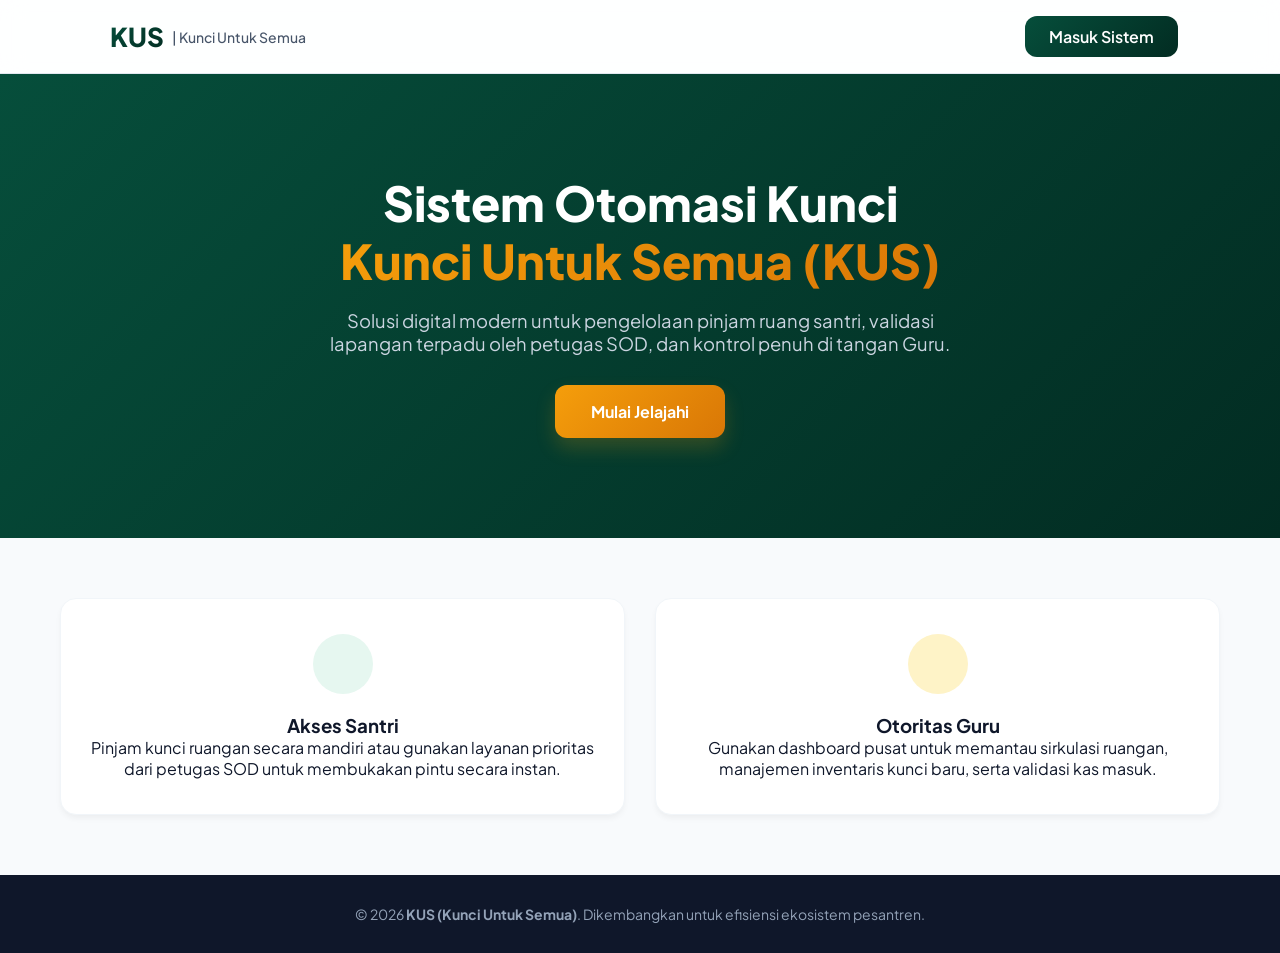
<file: index.html>
<!DOCTYPE html>
<html lang="id">
<head>
    <meta charset="UTF-8">
    <meta name="viewport" content="width=device-width, initial-scale=1.0">
    <title>KUS - Kunci Untuk Semua</title>
    <link rel="stylesheet" href="style.css">
</head>
<body class="landing-page">

    <nav class="navbar animate-fade-down">
        <div class="nav-brand">
            <span style="font-size: 28px;"></span> 
            <span class="brand-text">KUS</span>
            <span class="brand-desc">| Kunci Untuk Semua</span>
        </div>
        <div class="nav-links">
            <a href="login.html" class="btn-login-nav">Masuk Sistem </a>
        </div>
    </nav>

    <header class="hero">
        <div class="hero-content animate-fade-up">
            <h1>Sistem Otomasi Kunci <br><span class="text-gradient">Kunci Untuk Semua (KUS)</span></h1>
            <p>Solusi digital modern untuk pengelolaan pinjam ruang santri, validasi lapangan terpadu oleh petugas SOD, dan kontrol penuh di tangan Guru.</p>
            <div class="hero-action">
                <a href="login.html" class="btn-hero-cta">Mulai Jelajahi </a>
            </div>
        </div>
    </header>

    <section class="features">
        <div class="feature-card">
            <div class="feature-icon-wrapper role-santri"></div>
            <h3>Akses Santri</h3>
            <p>Pinjam kunci ruangan secara mandiri atau gunakan layanan prioritas dari petugas SOD untuk membukakan pintu secara instan.</p>
        </div>
       

        <div class="feature-card">
            <div class="feature-icon-wrapper role-guru"></div>
            <h3>Otoritas Guru</h3>
            <p>Gunakan dashboard pusat untuk memantau sirkulasi ruangan, manajemen inventaris kunci baru, serta validasi kas masuk.</p>
        </div>
    </section>

    <footer>
        <p>&copy; 2026 <strong>KUS (Kunci Untuk Semua)</strong>. Dikembangkan untuk efisiensi ekosistem pesantren.</p>
    </footer>

</body>
</html>
</file>
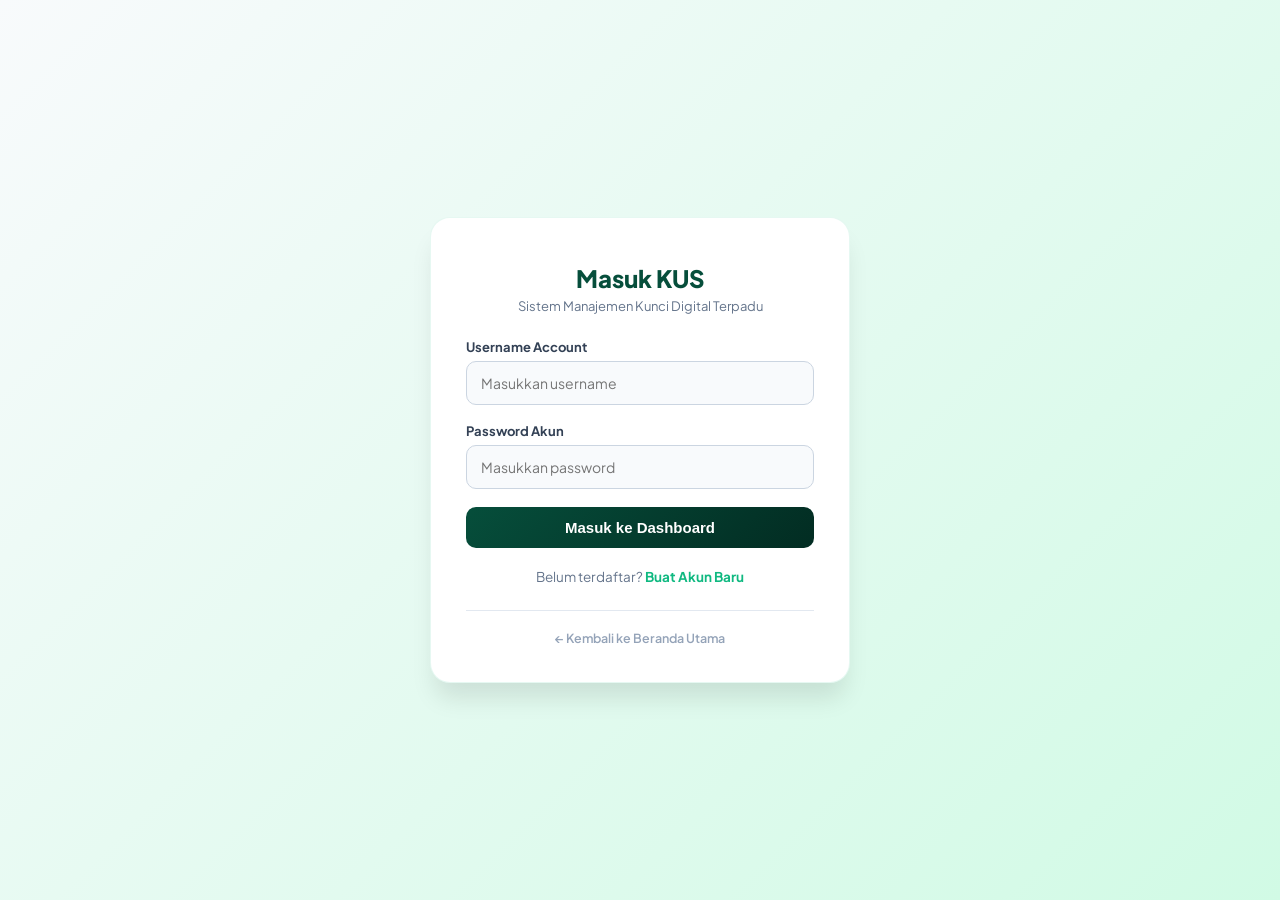
<file: guru.html>
<!DOCTYPE html>
<html lang="id">
<head>
    <meta charset="UTF-8">
    <meta name="viewport" content="width=device-width, initial-scale=1.0">
    <title>Dashboard Guru - KUS</title>
    <link rel="stylesheet" href="style.css">
</head>
<body class="dashboard-body">

    <aside class="sidebar role-guru-sidebar">
        <div class="sidebar-brand"><span>👨‍🏫</span> KUS Otoritas</div>
        <div class="sidebar-user">
            <div class="user-avatar">👑</div>
            <div class="user-detail">
                <p id="user-logged-in-guru">Memuat...</p>
                <span>Pengawas Utama</span>
            </div>
        </div>
        <div class="sidebar-menu">
            <a href="#" class="menu-item active">📈 Panel Kontrol Utama</a>
        </div>
        <button onclick="prosesLogout()" class="btn-logout-sidebar">Keluar Sistem ➔</button>
    </aside>

    <main class="main-content">
        <div class="dashboard-header-title">
            <h2>Pusat Kontrol & Otoritas Pemantauan</h2>
            <p>Akses manajemen kontrol edit/hapus kelas, audit sirkulasi kas keuangan, serta delegasi tugas SOD.</p>
        </div>

        <div class="kas-box-modern animate-fade-up">
            <div class="kas-icon">💰</div>
            <div class="kas-text">
                <span>Total Pendapatan Kas KUS (Membership Cash & Debit)</span>
                <h2 id="guru-kas">Rp 0</h2>
            </div>
        </div>

        <div class="management-box-modern">
            <h3 style="font-size:16px;">➕ Registrasi Ruangan / Kelas Baru</h3>
            <div class="input-group-modern">
                <input type="text" id="input-kunci-baru" placeholder="Contoh: Ruang Kelas XI-A Unggulan">
                <button class="btn-submit-modern" onclick="tambahKunciOlehGuru()">Tambahkan Kelas</button>
            </div>
        </div>

        <div class="content-box-dashboard">
            <div class="table-responsive">
                <table class="modern-table">
                    <thead>
                        <tr>
                            <th>Nama Kunci / Ruang</th>
                            <th>Status Sirkulasi</th>
                            <th>Santri Peminjam</th>
                            <th>SOD Lapangan</th>
                            <th>Log Histori Terkini</th>
                            <th>Otorisasi Atasan</th>
                            <th style="min-width: 140px;">Tindakan Guru</th>
                        </tr>
                    </thead>
                    <tbody id="guru-table-body"></tbody>
                </table>
            </div>
            <div style="margin-top: 25px; text-align: right;">
                <button class="btn-reset-sistem" onclick="resetSistem()">⚠ Reset Seluruh Database Sistem</button>
            </div>
        </div>
    </main>

    <script src="script.js"></script>
</body>
</html>
</file>
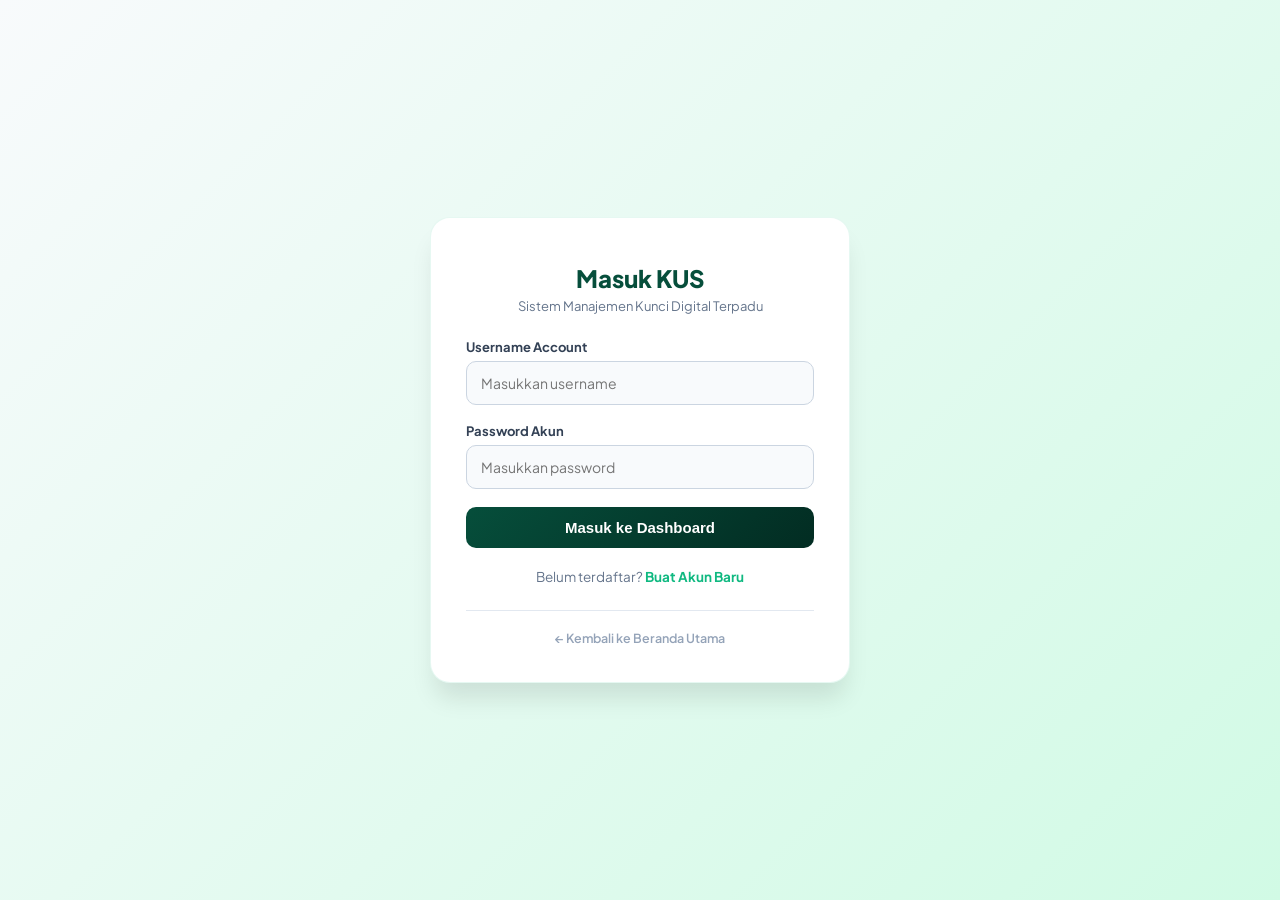
<file: login.html>
<!DOCTYPE html>
<html lang="id">
<head>
    <meta charset="UTF-8">
    <meta name="viewport" content="width=device-width, initial-scale=1.0">
    <title>Login - KUS</title>
    <link rel="stylesheet" href="style.css">
</head>
<body class="auth-body">
    
    <div class="auth-container animate-fade-up">
        <div class="auth-header">
            <span class="auth-logo"></span>
            <h2> Masuk KUS</h2>
            <p class="auth-subtitle">Sistem Manajemen Kunci Digital Terpadu</p>
        </div>

        <div id="login-form">
            <div class="input-group-auth">
                <label>Username Account</label>
                <input type="text" id="login-username" placeholder="Masukkan username">
            </div>
            <div class="input-group-auth">
                <label>Password Akun</label>
                <input type="password" id="login-password" placeholder="Masukkan password">
            </div>
            <button class="btn-auth-submit btn-login-gradient" onclick="prosesLogin()">Masuk ke Dashboard</button>
            <p class="auth-toggle">Belum terdaftar? <a href="#" onclick="toggleAuthForm()">Buat Akun Baru</a></p>
        </div>

        <div id="register-form" style="display: none;">
            <div class="input-group-auth">
                <label>Username</label>
                <input type="text" id="reg-username" placeholder="Buat nama user">
            </div>
            <div class="input-group-auth">
                <label>Password Rahasia</label>
                <input type="password" id="reg-password" placeholder="Buat kata sandi">
            </div>
            <div class="input-group-auth">
                <label>Peran Otoritas</label>
                <select id="reg-role">
                    <option value="Santri">Santri</option>

                    <option value="Guru">Guru (Atasan)</option>
                </select>
            </div>
            <button class="btn-auth-submit btn-register-gradient" onclick="prosesRegister()">Daftarkan Akun </button>
            <p class="auth-toggle">Sudah ada akun? <a href="#" onclick="toggleAuthForm()">Login Kembali</a></p>
        </div>
        
        <div class="auth-footer-back">
            <a href="index.html">← Kembali ke Beranda Utama</a>
        </div>
    </div>

    <script>
        const defaultUsers = [{ username: "guru", password: "123", role: "Guru", isMember: false }];
        let users = JSON.parse(localStorage.getItem('pesantren_users')) || defaultUsers;
        localStorage.setItem('pesantren_users', JSON.stringify(users));

        function toggleAuthForm() {
            const loginF = document.getElementById('login-form');
            const regF = document.getElementById('register-form');
            if (loginF.style.display === 'none') {
                loginF.style.display = 'block';
                regF.style.display = 'none';
            } else {
                loginF.style.display = 'none';
                regF.style.display = 'block';
            }
        }   

        function prosesRegister() {
            const user = document.getElementById('reg-username').value.trim();
            const pass = document.getElementById('reg-password').value.trim();
            const role = document.getElementById('reg-role').value;

            if(!user || !pass) return alert("Isi semua data!");
            if(users.some(u => u.username.toLowerCase() === user.toLowerCase())) return alert("Username sudah terpakai!");

            users.push({ username: user, password: pass, role: role, isMember: false, memberMethod: "" });
            localStorage.setItem('pesantren_users', JSON.stringify(users));
            alert("Pendaftaran Berhasil!");
            toggleAuthForm();
        }

        function prosesLogin() {
            const user = document.getElementById('login-username').value.trim();
            const pass = document.getElementById('login-password').value.trim();
            const validUser = users.find(u => u.username === user && u.password === pass);

            if(validUser) {
                localStorage.setItem('current_user', JSON.stringify(validUser));
                if(validUser.role === 'Santri') window.location.href = 'santri.html';
                else if(validUser.role === 'SOD') window.location.href = 'sod.html';
                else if(validUser.role === 'Guru') window.location.href = 'guru.html';
            } else {
                alert("Username/Password Salah!");
            }
        }
    </script>
</body>
</html>
</file>
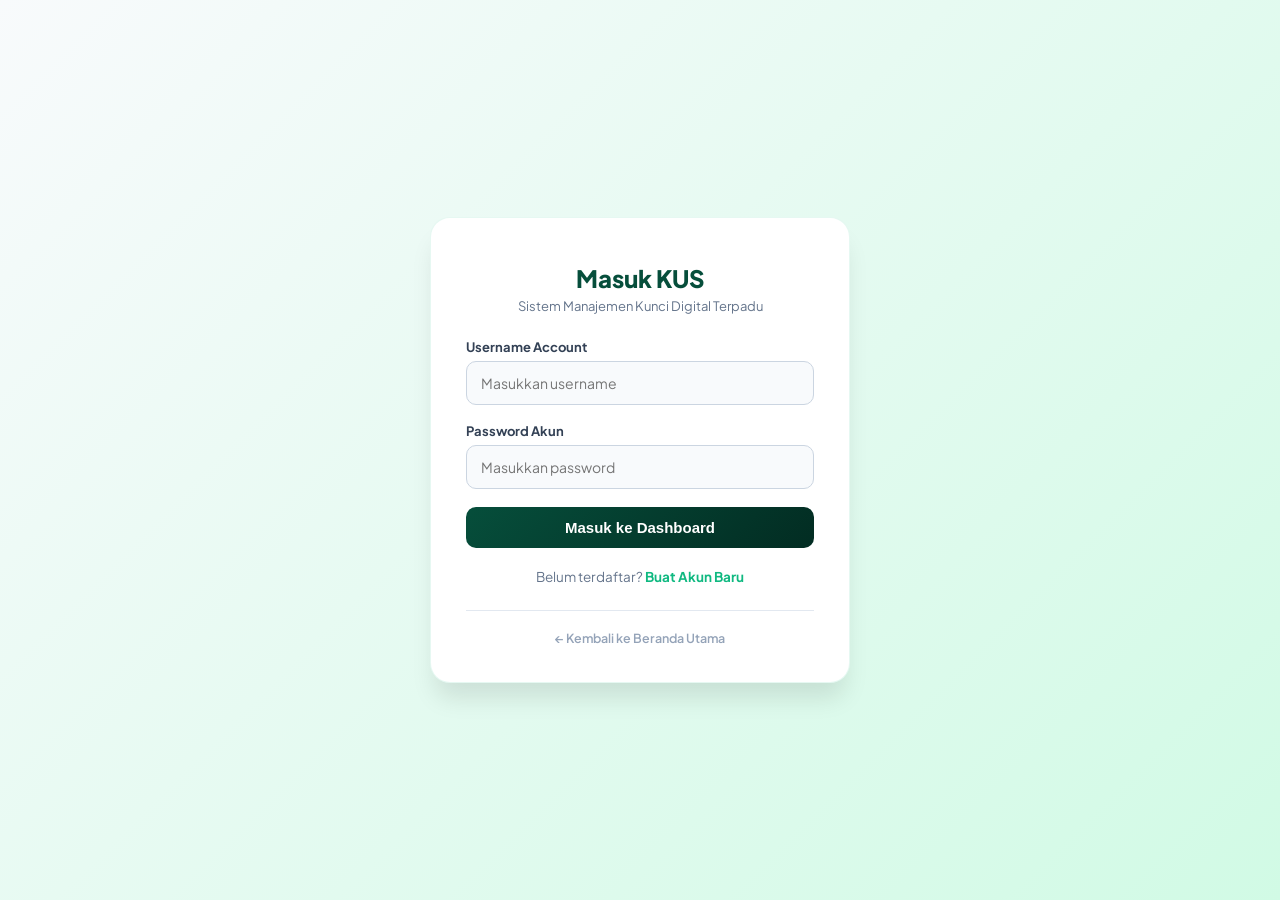
<file: santri.html>
<!DOCTYPE html>
<html lang="id">
<head>
    <meta charset="UTF-8">
    <meta name="viewport" content="width=device-width, initial-scale=1.0">
    <title>Dashboard Santri - KUS</title>
    <link rel="stylesheet" href="style.css">
</head>
<body class="dashboard-body">

    <aside class="sidebar role-santri-sidebar">
        <div class="sidebar-brand"><span>🔑</span> KUS Santri</div>
        <div class="sidebar-user">
            <div class="user-avatar">🎓</div>
            <div class="user-detail">
                <p id="user-logged-in">Memuat...</p>
                <span>Siswa Aktif</span>
            </div>
        </div>
        <div class="sidebar-menu">
        <a href="#" class="menu-item active">📋 Ruangan & Kunci</a>
                <a href="#" class="menu-item active"> Log History</a>
        </div>
        <button onclick="prosesLogout()" class="btn-logout-sidebar">Keluar Sistem ➔</button>
    </aside>

    <main class="main-content">
        <div class="dashboard-header-title">
            <h2>Pusat Akses Peminjaman Kunci</h2>
            <p>Ajukan request peminjaman atau penguncian ruangan dalam hitungan detik.</p>
        </div>

        <div class="member-box animate-fade-up">
            <div class="member-info">
                <h4>Status Layanan Prioritas SOD</h4>
                <p id="member-status">Memuat data...</p>
            </div>
            <button id="btn-buy" class="btn-card-action btn-accent-gold" style="display:none;" onclick="bukaModalBayar()">Beli Akses Prioritas (Rp 10.000)</button>
        </div>

        <div class="content-section">
            <h3 style="margin-bottom: 15px; color: #0f172a;">Pilihan Ruang Tersedia</h3>
            <div id="santri-grid" class="grid"></div>
        </div>
    </main>


    
    <div id="payment-modal" class="modal">
        <div class="modal-content">
            <span style="font-size: 40px; display:block; margin-bottom:10px;">💳</span>
            <h3>Pilih Metode Pembayaran</h3>
            <p style="font-size:13px; color:#64748b; margin-bottom: 20px;">Akses prioritas mendahulukan baris antrean Anda di sistem lapangan Petugas SOD.</p>
            
            <div class="payment-options">
                <button class="pay-btn" onclick="eksekusiBayar('CASH / TUNAI')">💵 CASH (Bayar di Kantor)</button>
                <button class="pay-btn" onclick="eksekusiBayar('DEBIT / TRANSFER')">💳 DEBIT / Transfer</button>
            </div>
            
            <div class="modal-actions" style="margin-top: 15px;">
                <button class="btn-cancel" style="width:100%; padding:12px; border-radius:8px;" onclick="tutupModalBayar()">Batalkan Transaksi</button>
            </div>
        </div>
    </div>

    <script src="script.js"></script>
</body>
</html>
</file>
<file: style.css>
/* ================= SYSTEM CONFIGURATION & CONFIG ================= */
@import url('https://fonts.googleapis.com/css2?family=Plus+Jakarta+Sans:wght@400;500;600;700;800&display=swap');

:root {
    --primary-gradient: linear-gradient(135deg, #064e3b 0%, #022c22 100%);
    --accent-gradient: linear-gradient(135deg, #f59e0b 0%, #d97706 100%);
    --bg-light: #f8fafc;
    --surface-white: #ffffff;
    --text-dark: #0f172a;
    --text-slate: #475569;
    --primary-color: #10b981;
    --sod-color: #3b82f6;
    --radius-lg: 16px;
    --radius-md: 12px;
    --shadow-sm: 0 4px 6px -1px rgba(0,0,0,0.05);
    --shadow-lg: 0 20px 25px -5px rgba(0, 0, 0, 0.1);
    --transition-smooth: all 0.3s cubic-bezier(0.16, 1, 0.3, 1);
}

* { box-sizing: border-box; margin: 0; padding: 0; }
body { font-family: 'Plus Jakarta Sans', sans-serif; background-color: var(--bg-light); color: var(--text-dark); overflow-x: hidden; }

/* ================= ANIMATIONS ================= */
@keyframes fadeUp { from { opacity: 0; transform: translateY(20px); } to { opacity: 1; transform: translateY(0); } }
@keyframes fadeDown { from { opacity: 0; transform: translateY(-20px); } to { opacity: 1; transform: translateY(0); } }
.animate-fade-up { animation: fadeUp 0.6s ease forwards; }
.animate-fade-down { animation: fadeDown 0.6s ease forwards; }

/* ================= LANDING PAGE ================= */
.navbar { display: flex; justify-content: space-between; align-items: center; padding: 20px 8%; background: rgba(255, 255, 255, 0.85); backdrop-filter: blur(12px); position: sticky; top: 0; z-index: 100; border-bottom: 1px solid #e2e8f0; }
.nav-brand { display: flex; align-items: center; gap: 8px; }
.brand-text { font-size: 26px; font-weight: 800; background: var(--primary-gradient); -webkit-background-clip: text; -webkit-text-fill-color: transparent; }
.brand-desc { font-size: 14px; color: var(--text-slate); font-weight: 500; }
.btn-login-nav { background: var(--primary-gradient); color: white; padding: 10px 24px; border-radius: var(--radius-md); font-weight: 600; text-decoration: none; transition: var(--transition-smooth); }
.btn-login-nav:hover { transform: translateY(-2px); box-shadow: 0 10px 15px rgba(4, 47, 38, 0.2); }

.hero { position: relative; background: var(--primary-gradient); color: white; padding: 100px 20px; text-align: center; }
.hero-content h1 { font-size: 3rem; font-weight: 800; line-height: 1.2; margin-bottom: 20px; }
.text-gradient { background: var(--accent-gradient); -webkit-background-clip: text; -webkit-text-fill-color: transparent; }
.hero-content p { font-size: 1.15rem; max-width: 650px; margin: 0 auto 30px auto; color: #cbd5e1; }
.btn-hero-cta { background: var(--accent-gradient); color: white; padding: 16px 36px; font-size: 16px; font-weight: 700; border-radius: var(--radius-md); text-decoration: none; transition: var(--transition-smooth); display: inline-block; box-shadow: 0 10px 20px rgba(245, 158, 11, 0.2); }
.btn-hero-cta:hover { transform: translateY(-3px); box-shadow: 0 15px 25px rgba(245, 158, 11, 0.3); }

.features { display: grid; grid-template-columns: repeat(auto-fit, minmax(300px, 1fr)); gap: 30px; padding: 60px 20px; max-width: 1200px; margin: 0 auto; }
.feature-card { background: var(--surface-white); padding: 35px 25px; border-radius: var(--radius-lg); text-align: center; box-shadow: var(--shadow-sm); border: 1px solid #f1f5f9; transition: var(--transition-smooth); }
.feature-card:hover { transform: translateY(-8px); box-shadow: var(--shadow-lg); }
.feature-icon-wrapper { width: 60px; height: 60px; border-radius: 50%; font-size: 28px; display: flex; align-items: center; justify-content: center; margin: 0 auto 20px auto; }
.role-santri { background: #e6f7f0; color: #10b981; }
.role-sod { background: #eff6ff; color: #3b82f6; }
.role-guru { background: #fef3c7; color: #f59e0b; }
footer { text-align: center; padding: 30px; background: #0f172a; color: #94a3b8; font-size: 14px; }

/* ================= AUTHENTICATION ================= */
.auth-body { background: linear-gradient(135deg, #f8fafc 0%, #d1fae5 100%); display: flex; justify-content: center; align-items: center; min-height: 100vh; padding: 20px; }
.auth-container { background: #ffffff; width: 100%; max-width: 420px; padding: 35px; border-radius: 20px; box-shadow: var(--shadow-lg); border: 1px solid rgba(16, 185, 129, 0.1); text-align: center; }
.auth-logo { font-size: 40px; display: block; margin-bottom: 10px; }
.auth-header h2 { font-size: 24px; font-weight: 800; color: #064e3b; }
.auth-subtitle { font-size: 13px; color: #64748b; margin: 5px 0 25px 0; }
.input-group-auth { margin-bottom: 18px; text-align: left; }
.input-group-auth label { font-size: 13px; font-weight: 700; color: #334155; display: block; margin-bottom: 6px; }
.input-group-auth input, .input-group-auth select { width: 100%; padding: 12px 14px; background: #f8fafc; border: 1px solid #cbd5e1; border-radius: 10px; font-size: 14px; font-family: inherit; transition: var(--transition-smooth); }
.input-group-auth input:focus, .input-group-auth select:focus { background: #fff; border-color: #10b981; outline: none; box-shadow: 0 0 0 3px rgba(16, 185, 129, 0.15); }
.btn-auth-submit { width: 100%; padding: 12px; border: none; border-radius: 10px; font-size: 15px; font-weight: 700; color: white; cursor: pointer; transition: var(--transition-smooth); }
.btn-login-gradient { background: var(--primary-gradient); }
.btn-register-gradient { background: var(--accent-gradient); }
.auth-toggle { margin-top: 20px; font-size: 13.5px; color: #64748b; }
.auth-toggle a { color: #10b981; text-decoration: none; font-weight: 700; }
.auth-footer-back { margin-top: 25px; border-top: 1px solid #e2e8f0; padding-top: 15px; }
.auth-footer-back a { font-size: 12.5px; color: #94a3b8; text-decoration: none; font-weight: 600; }

/* ================= DASHBOARD LAYOUT ================= */
.dashboard-body { display: flex; background-color: #f1f5f9; min-height: 100vh; }
.sidebar { width: 260px; color: white; padding: 30px 20px; display: flex; flex-direction: column; position: fixed; height: 100vh; left: 0; top: 0; z-index: 10; }
.role-santri-sidebar { background: linear-gradient(180deg, #064e3b 0%, #022c22 100%); }
.role-sod-sidebar { background: linear-gradient(180deg, #1e3a8a 0%, #0f172a 100%); }
.role-guru-sidebar { background: linear-gradient(180deg, #111827 0%, #030712 100%);align-items: right; }
.sidebar-brand { font-size: 22px; font-weight: 800; margin-bottom: 30px; padding-bottom: 15px; border-bottom: 1px solid rgba(255,255,255,0.1); }
.sidebar-user { display: flex; align-items: center; gap: 12px; background: rgba(255, 255, 255, 0.06); padding: 12px; border-radius: 10px; margin-bottom: 25px; }
.user-avatar { font-size: 24px; }
.user-detail p { font-size: 14px; font-weight: 700; color: white; }
.user-detail span { font-size: 11px; color: #94a3b8; }
.sidebar-menu { flex-grow: 1; }
.menu-item { display: block; padding: 12px; color: #cbd5e1; text-decoration: none; font-weight: 600; font-size: 14px; border-radius: 8px; margin-bottom: 5px; }
.menu-item.active, .menu-item:hover { background: rgba(255,255,255,0.12); color: white; }
.btn-logout-sidebar { background: rgba(220, 38, 38, 0.15); color: #ef4444; border: 1px solid rgba(220, 38, 38, 0.2); padding: 12px; border-radius: 8px; cursor: pointer; font-weight: 700; }
.btn-logout-sidebar:hover { background: #dc2626; color: white; }

.main-content { margin-left: 260px; flex-grow: 1; padding: 40px; max-width: calc(100vw - 260px); }
.dashboard-header-title h2 { font-size: 26px; font-weight: 800; }
.dashboard-header-title p { color: #64748b; font-size: 14px; margin-top: 4px; margin-bottom: 25px; }

/* COMPONENTS */
.member-box { background: linear-gradient(90deg, #fef3c7 0%, #fffbeb 100%); border: 1px solid #fde68a; padding: 20px; border-radius: 16px; display: flex; justify-content: space-between; align-items: center; margin-bottom: 25px; }
.member-info h4 { color: #92400e; font-size: 15px; }
.member-info p { font-size: 13.5px; font-weight: 700; margin-top: 2px; }
.kas-box-modern { background: white; padding: 20px; border-radius: 16px; display: flex; align-items: center; gap: 15px; box-shadow: var(--shadow-sm); margin-bottom: 25px; border-left: 5px solid #10b981; }
.kas-text h2 { font-size: 26px; color: #064e3b; font-weight: 800; }

.management-box-modern { background: white; padding: 22px; border-radius: 16px; box-shadow: var(--shadow-sm); margin-bottom: 25px; }
.input-group-modern { display: flex; gap: 10px; margin-top: 12px; }
.input-group-modern input { flex: 1; padding: 12px; border: 1px solid #cbd5e1; border-radius: 8px; font-size: 14px; }
.btn-submit-modern { background: #064e3b; color: white; border: none; padding: 0 22px; border-radius: 8px; font-weight: 700; cursor: pointer; }

/* GRID CARDS & TABLES */
.grid { display: grid; grid-template-columns: repeat(auto-fill, minmax(260px, 1fr)); gap: 20px; }
.card { background: white; border: 1px solid #e2e8f0; padding: 20px; border-radius: 12px; box-shadow: var(--shadow-sm); display: flex; flex-direction: column; gap: 10px; }
.card h4 { font-size: 16px; color: #0f172a; }
.card p { font-size: 13px; color: #64748b; }
.badge { display: inline-block; padding: 4px 10px; border-radius: 20px; font-size: 11px; font-weight: 700; width: fit-content; }
.available { background: #d1fae5; color: #065f46; }
.borrowed { background: #fee2e2; color: #991b1b; }
.pending { background: #fef3c7; color: #92400e; }
.btn-card-action { width: 100%; padding: 10px; color: white; border: none; border-radius: 8px; font-weight: 700; cursor: pointer; margin-top: auto; }

.content-box-dashboard { background: white; padding: 25px; border-radius: 16px; box-shadow: var(--shadow-sm); }
.table-responsive { overflow-x: auto; margin-top: 15px; border: 1px solid #e2e8f0; border-radius: 10px; }
.modern-table { width: 100%; border-collapse: collapse; text-align: left; }
.modern-table th { background: #f8fafc; padding: 14px; font-size: 12.5px; color: #475569; border-bottom: 2px solid #e2e8f0; }
.modern-table td { padding: 14px; font-size: 13.5px; border-bottom: 1px solid #f1f5f9; }

/* ================= PAYMENT MODAL POPUP ================= */
.modal { display: none; position: fixed; top: 0; left: 0; width: 100%; height: 100%; background: rgba(15, 23, 42, 0.6); backdrop-filter: blur(4px); z-index: 999; justify-content: center; align-items: center; }
.modal-content { background: white; padding: 30px; border-radius: 16px; max-width: 400px; width: 100%; text-align: center; box-shadow: var(--shadow-lg); animation: fadeUp 0.3s ease; }
.modal-content h3 { font-size: 18px; margin-bottom: 10px; color: #064e3b; }
.payment-options { display: flex; gap: 15px; margin: 20px 0; justify-content: center; }
.pay-btn { flex: 1; padding: 15px; border: 2px solid #cbd5e1; border-radius: 10px; background: #f8fafc; cursor: pointer; font-weight: 700; font-size: 14px; transition: all 0.2s; }
.pay-btn:hover { border-color: #10b981; background: #e6f7f0; }
.modal-actions { display: flex; gap: 10px; }
.btn-cancel { background: #e2e8f0; color: #475569; padding: 10px 20px; border: none; border-radius: 8px; cursor: pointer; font-weight: 600; flex: 1; }
</file>
